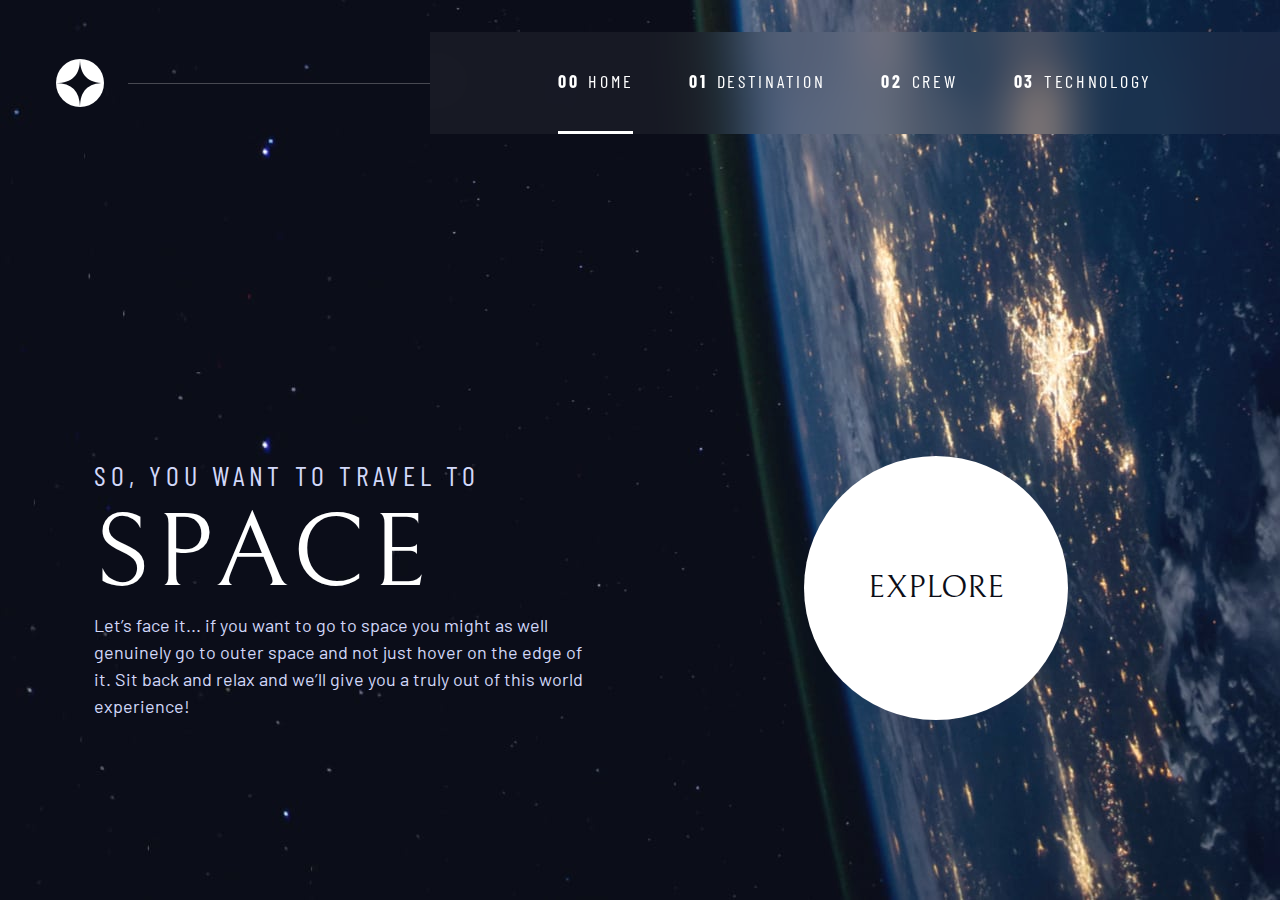
<file: index.html>
<!DOCTYPE html>
<html lang="en">
  <head>
    <meta charset="UTF-8">
    <meta http-equiv="X-UA-Compatible" content="IE=edge">
    <meta name="viewport" content="width=device-width, initial-scale=1.0">
    <!-- style sheets -->
    <link rel="stylesheet" href="index.css">
    <!-- Google fonts -->
    <link rel="preconnect" href="https://fonts.googleapis.com">
    <link rel="preconnect" href="https://fonts.gstatic.com" crossorigin>
    <link href="https://fonts.googleapis.com/css2?family=Barlow+Condensed:wght@400;700&family=Bellefair&family=Barlow:wght@400;700&display=swap"
      rel="stylesheet">
    <!-- fav icon -->
    <link rel="icon" type="image/png" sizes="32x32" href="./assets/favicon-32x32.png">
    <!-- javascript -->
    <script src="index.js" defer></script>

    <title>Space</title>
  </head>
  <body class="home">
  
    <!-- navigation -->
    <header class="primary-header flex">
      <div>
        <img src="./assets/shared/logo.svg" alt="sapce tourism logo" class="logo">
      </div>
      <button class="mobile-nav-toggle" aria-controls="primary navigation"><span class="sr-only" aria-expanded="false">Menu</span></button>
      <nav>
          <ul id="primary-navigation" class="primary-navigation flex underline-indicators">
            <li class="active"><a class="uppercase text-white ff-sans-cond letter-spacing-2" href="index.html"><span>00</span>Home</a>
            <li><a class="uppercase text-white ff-sans-cond letter-spacing-2" href="destination.html"><span>01</span>Destination</a>
            <li><a class="uppercase text-white ff-sans-cond letter-spacing-2" href="crew.html"><span>02</span>Crew</a>
            <li><a class="uppercase text-white ff-sans-cond letter-spacing-2" href="technology.html"><span>03</span>Technology</a>
          </ul>
      </nav>
    </header>
    
    <!-- main content -->
    <div class="grid-container grid-container--home">
      <div> 
        <h1 class="text-accent fs-500 ff-sans-cond uppercase letter-spacing-1">
          So, you want to travel to <span class="d-block fs-900 text-white ff-serif uppercase">SPACE</span>
        </h1>
        <p class="text-accent">Let’s face it... if you want to go to space you might as well genuinely go to 
          outer space and not just hover on the edge of it. Sit back and relax 
          and we’ll give you a truly out of this world experience!
        </p>
      </div>
      <div>
        <!-- explore button -->
        <a href="#" class="large-button uppercase ff-serif fs-600 text-dark bg-white">Explore</a>
      </div>
    </div>

    
</body>
</html>
</file>
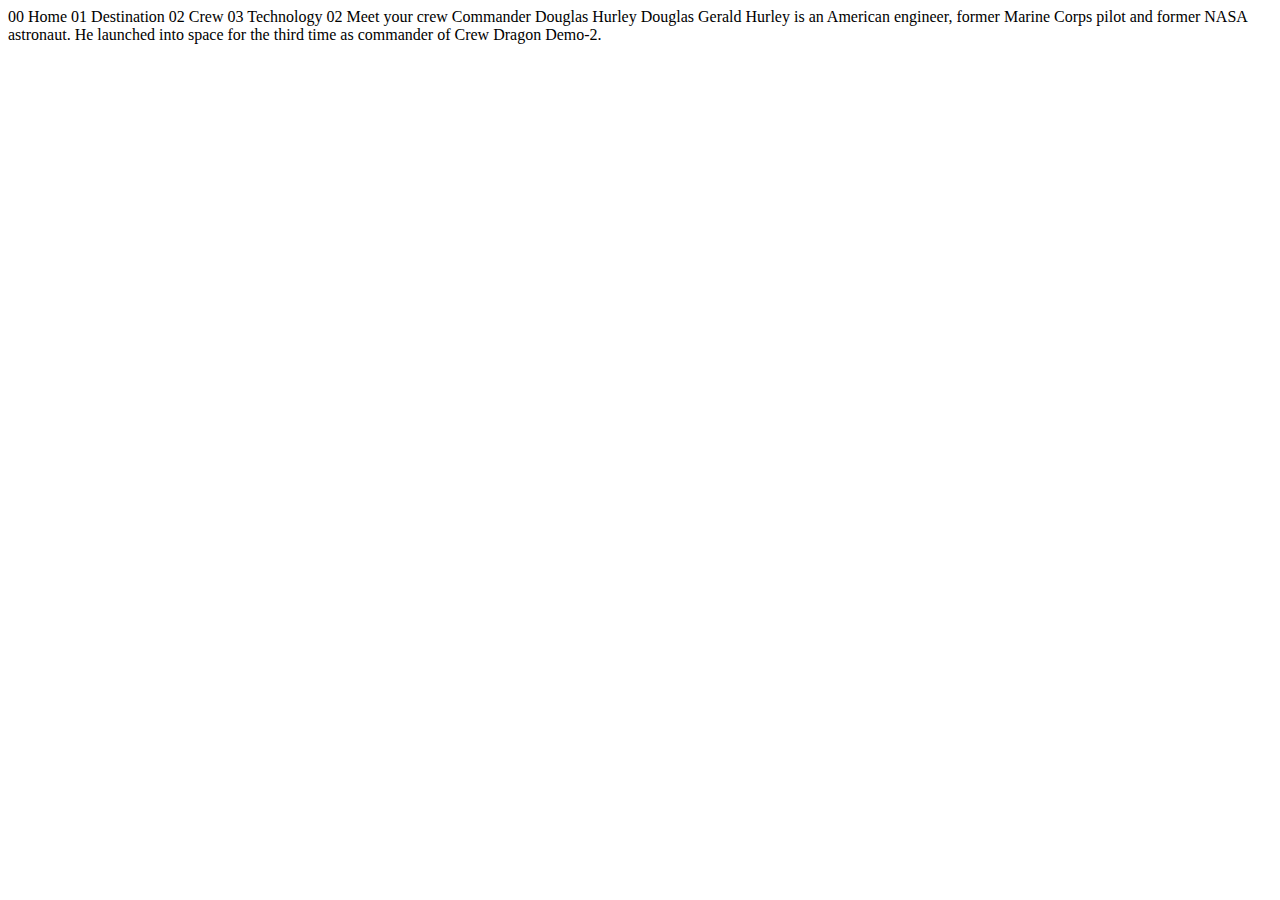
<file: starter-code/crew-commander.html>
<!DOCTYPE html>
<html lang="en">
<head>
  <meta charset="UTF-8">
  <meta name="viewport" content="width=device-width, initial-scale=1.0">

  <link rel="icon" type="image/png" sizes="32x32" href="./assets/favicon-32x32.png">
  
  <title>Frontend Mentor | Space tourism website</title>
</head>
<body>

  00 Home
  01 Destination
  02 Crew
  03 Technology

  02 Meet your crew

  Commander
  Douglas Hurley

  Douglas Gerald Hurley is an American engineer, former Marine Corps pilot 
  and former NASA astronaut. He launched into space for the third time as 
  commander of Crew Dragon Demo-2.
</body>
</html>
</file>
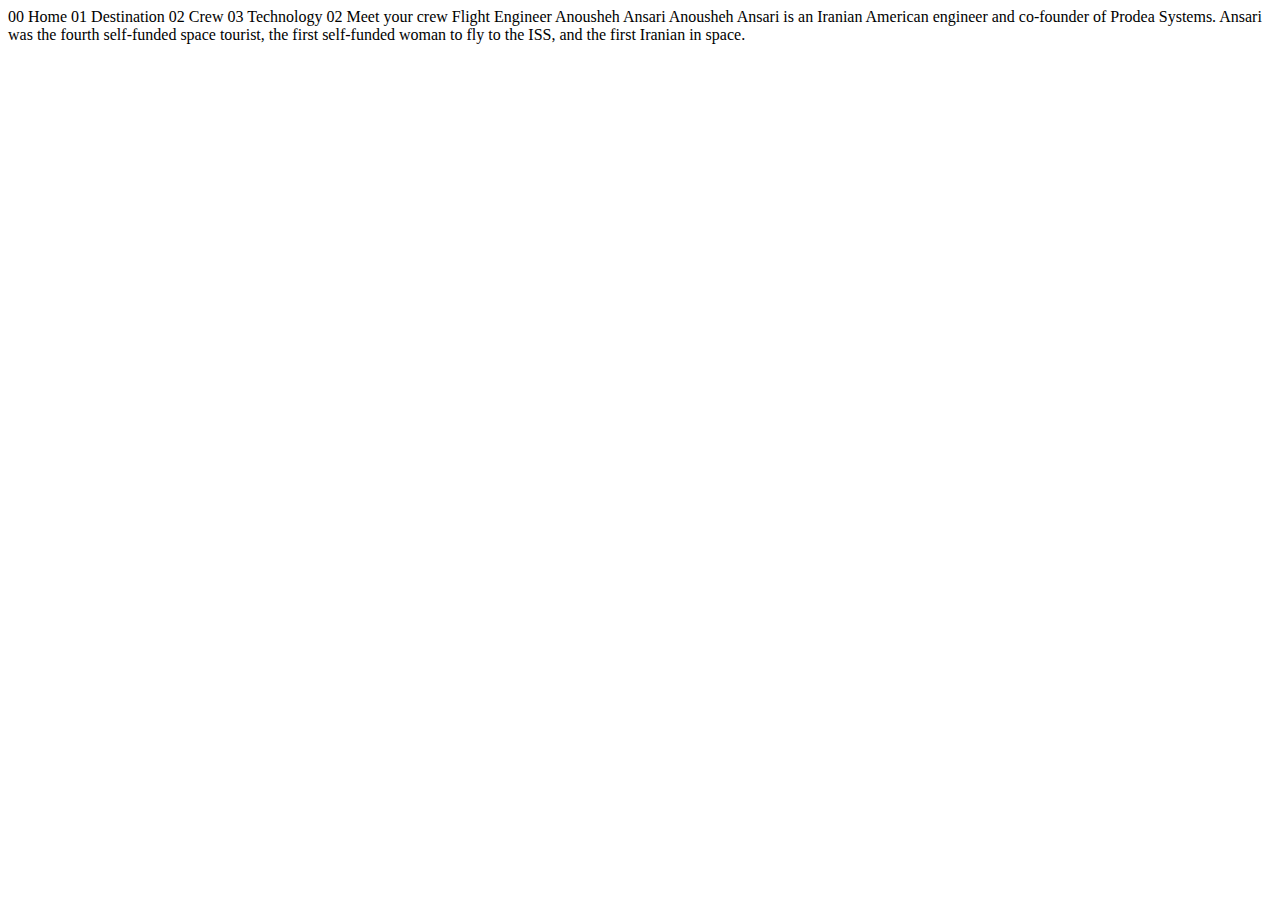
<file: starter-code/crew-engineer.html>
<!DOCTYPE html>
<html lang="en">
<head>
  <meta charset="UTF-8">
  <meta name="viewport" content="width=device-width, initial-scale=1.0">

  <link rel="icon" type="image/png" sizes="32x32" href="./assets/favicon-32x32.png">
  
  <title>Frontend Mentor | Space tourism website</title>
</head>
<body>

  00 Home
  01 Destination
  02 Crew
  03 Technology

  02 Meet your crew

  Flight Engineer
  Anousheh Ansari

  Anousheh Ansari is an Iranian American engineer and co-founder of Prodea Systems. 
  Ansari was the fourth self-funded space tourist, the first self-funded woman to 
  fly to the ISS, and the first Iranian in space. 
</body>
</html>
</file>
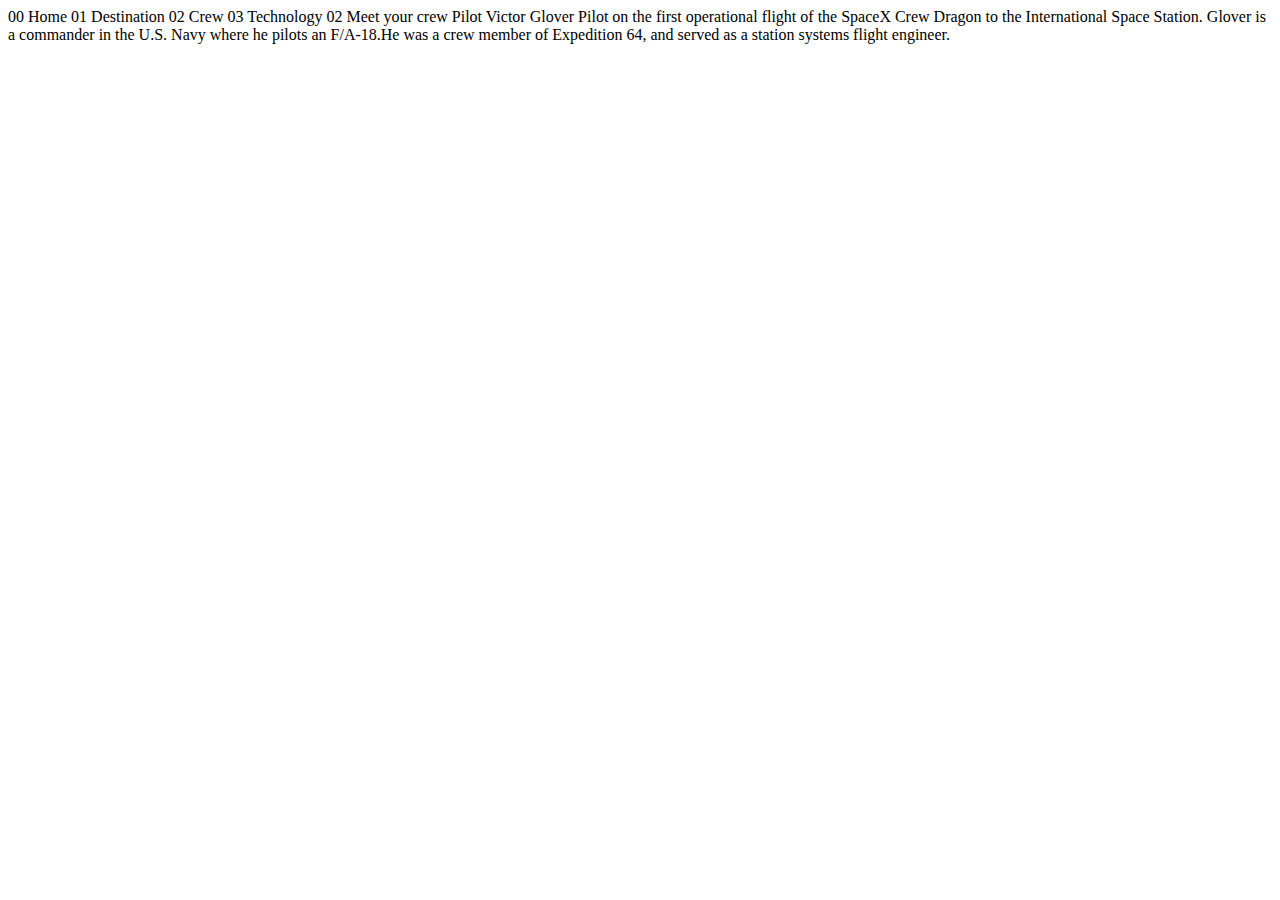
<file: starter-code/crew-pilot.html>
<!DOCTYPE html>
<html lang="en">
<head>
  <meta charset="UTF-8">
  <meta name="viewport" content="width=device-width, initial-scale=1.0">

  <link rel="icon" type="image/png" sizes="32x32" href="./assets/favicon-32x32.png">
  
  <title>Frontend Mentor | Space tourism website</title>
</head>
<body>

  00 Home
  01 Destination
  02 Crew
  03 Technology

  02 Meet your crew

  Pilot
  Victor Glover

  Pilot on the first operational flight of the SpaceX Crew Dragon to the 
  International Space Station. Glover is a commander in the U.S. Navy where 
  he pilots an F/A-18.He was a crew member of Expedition 64, and served as a 
  station systems flight engineer. 
</body>
</html>
</file>
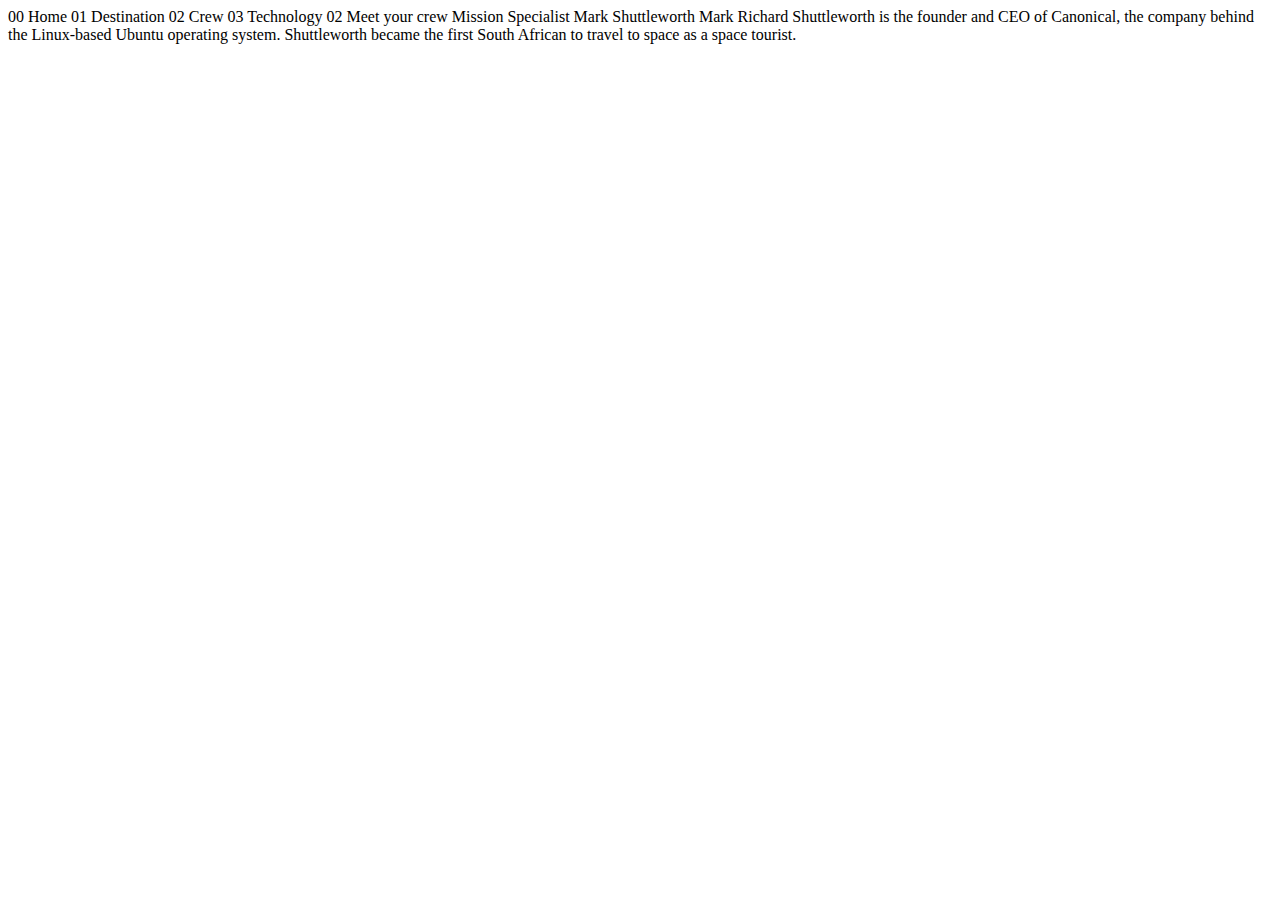
<file: starter-code/crew-specialist.html>
<!DOCTYPE html>
<html lang="en">
<head>
  <meta charset="UTF-8">
  <meta name="viewport" content="width=device-width, initial-scale=1.0">

  <link rel="icon" type="image/png" sizes="32x32" href="./assets/favicon-32x32.png">
  
  <title>Frontend Mentor | Space tourism website</title>
</head>
<body>

  00 Home
  01 Destination
  02 Crew
  03 Technology

  02 Meet your crew

  Mission Specialist
  Mark Shuttleworth

  Mark Richard Shuttleworth is the founder and CEO of Canonical, the company behind 
  the Linux-based Ubuntu operating system. Shuttleworth became the first South 
  African to travel to space as a space tourist.
</body>
</html>
</file>
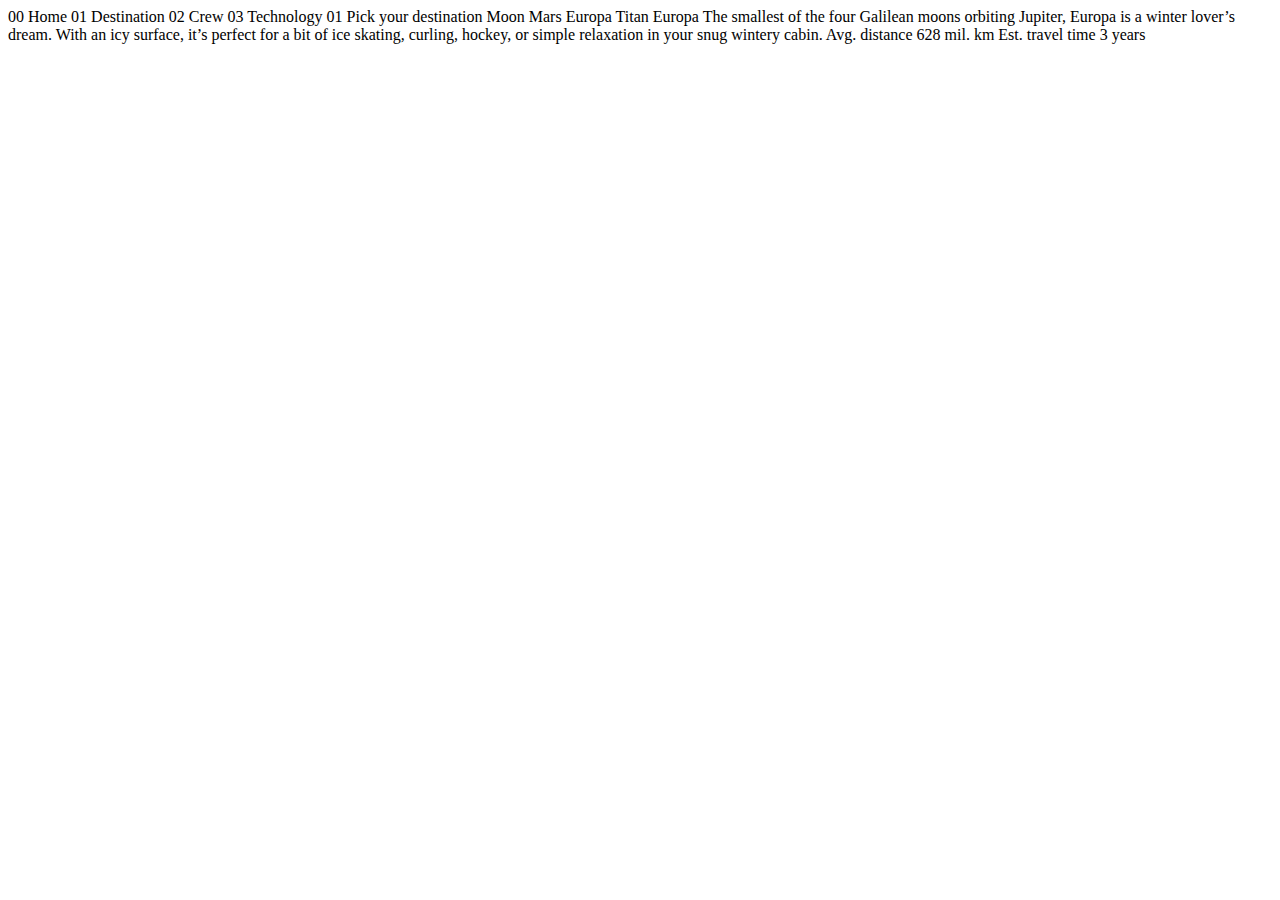
<file: starter-code/destination-europa.html>
<!DOCTYPE html>
<html lang="en">
<head>
  <meta charset="UTF-8">
  <meta name="viewport" content="width=device-width, initial-scale=1.0">

  <link rel="icon" type="image/png" sizes="32x32" href="./assets/favicon-32x32.png">
  
  <title>Frontend Mentor | Space tourism website</title>
</head>
<body>

  00 Home
  01 Destination
  02 Crew
  03 Technology

  01 Pick your destination

  Moon
  Mars
  Europa
  Titan

  Europa

  The smallest of the four Galilean moons orbiting Jupiter, Europa is a 
  winter lover’s dream. With an icy surface, it’s perfect for a bit of 
  ice skating, curling, hockey, or simple relaxation in your snug 
  wintery cabin.

  Avg. distance
  628 mil. km

  Est. travel time
  3 years
</body>
</html>
</file>
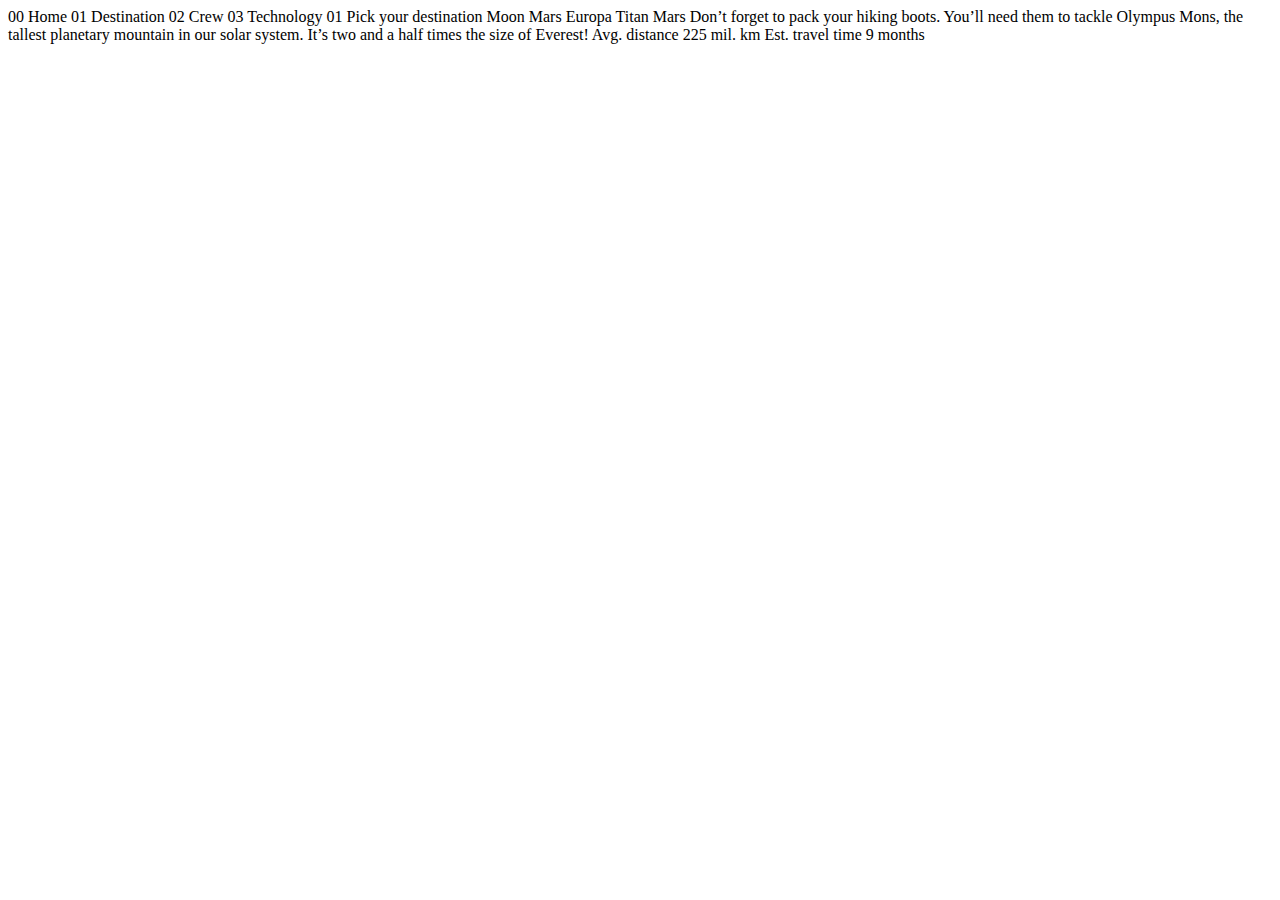
<file: starter-code/destination-mars.html>
<!DOCTYPE html>
<html lang="en">
<head>
  <meta charset="UTF-8">
  <meta name="viewport" content="width=device-width, initial-scale=1.0">

  <link rel="icon" type="image/png" sizes="32x32" href="./assets/favicon-32x32.png">
  
  <title>Frontend Mentor | Space tourism website</title>
</head>
<body>

  00 Home
  01 Destination
  02 Crew
  03 Technology

  01 Pick your destination

  Moon
  Mars
  Europa
  Titan

  Mars

  Don’t forget to pack your hiking boots. You’ll need them to tackle Olympus Mons, 
  the tallest planetary mountain in our solar system. It’s two and a half times 
  the size of Everest!

  Avg. distance
  225 mil. km

  Est. travel time
  9 months
</body>
</html>
</file>
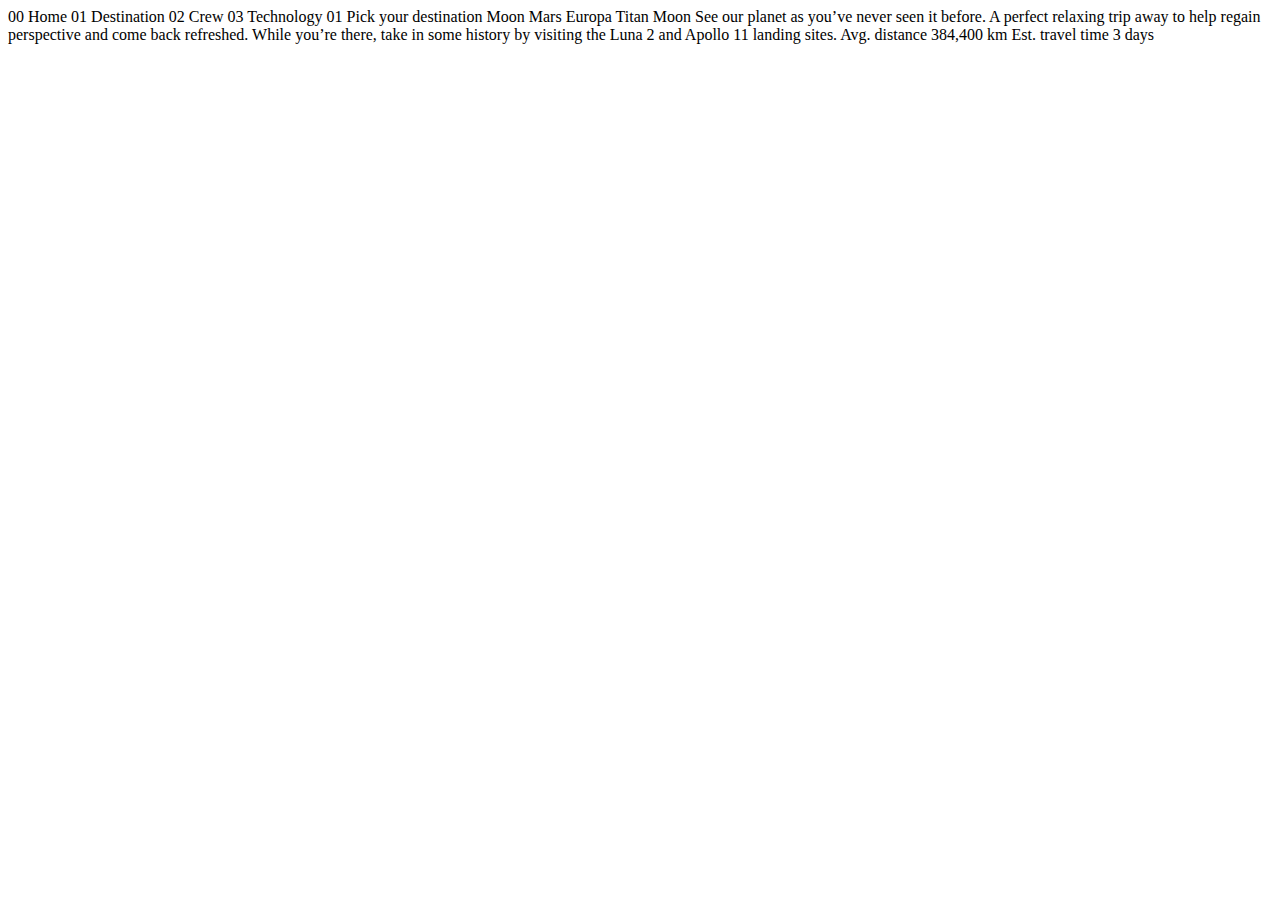
<file: starter-code/destination-moon.html>
<!DOCTYPE html>
<html lang="en">
<head>
  <meta charset="UTF-8">
  <meta name="viewport" content="width=device-width, initial-scale=1.0">

  <link rel="icon" type="image/png" sizes="32x32" href="./assets/favicon-32x32.png">
  
  <title>Frontend Mentor | Space tourism website</title>
</head>
<body>

  00 Home
  01 Destination
  02 Crew
  03 Technology

  01 Pick your destination

  Moon
  Mars
  Europa
  Titan

  Moon

  See our planet as you’ve never seen it before. A perfect relaxing trip away to help 
  regain perspective and come back refreshed. While you’re there, take in some history 
  by visiting the Luna 2 and Apollo 11 landing sites.

  Avg. distance
  384,400 km

  Est. travel time
  3 days
</body>
</html>
</file>
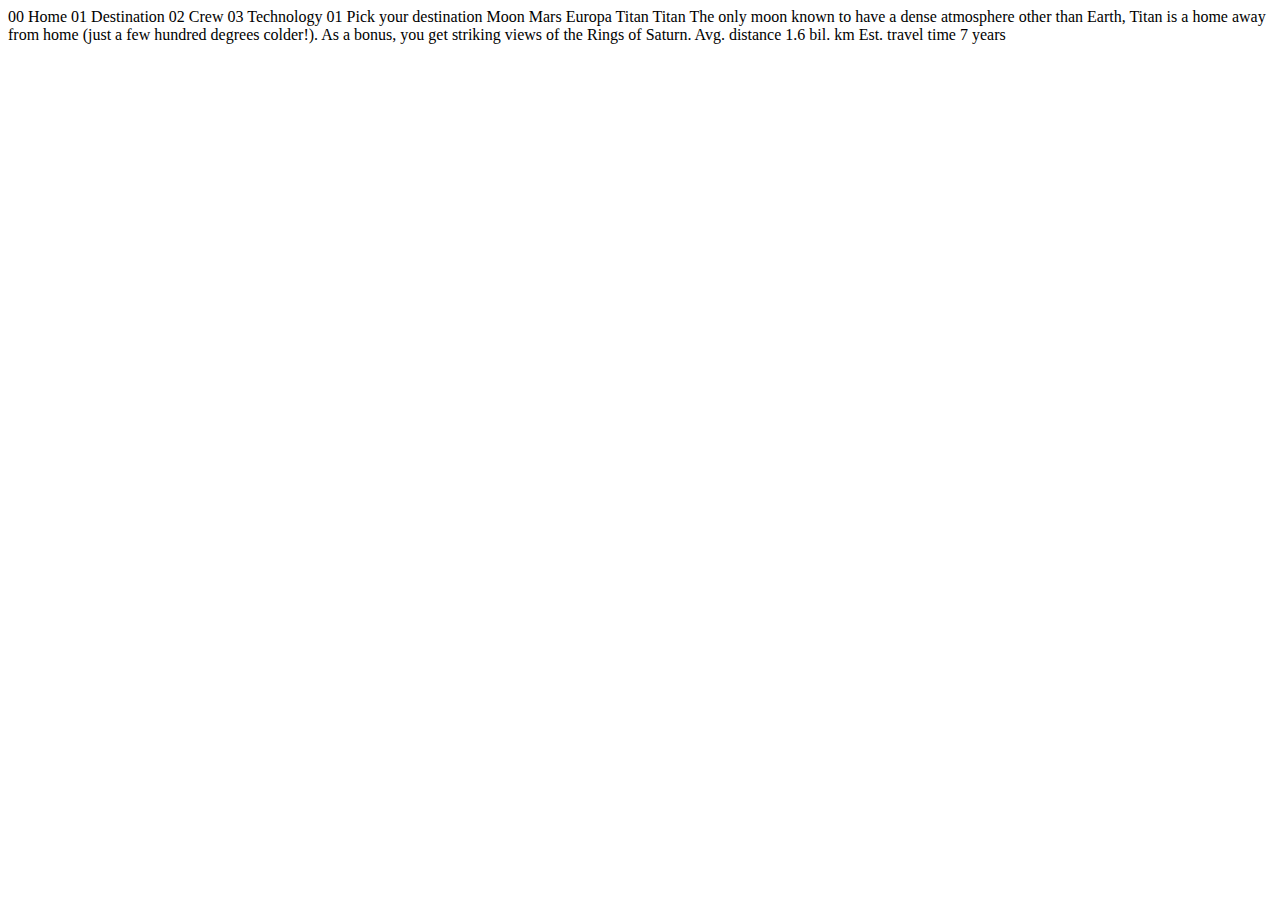
<file: starter-code/destination-titan.html>
<!DOCTYPE html>
<html lang="en">
<head>
  <meta charset="UTF-8">
  <meta name="viewport" content="width=device-width, initial-scale=1.0">

  <link rel="icon" type="image/png" sizes="32x32" href="./assets/favicon-32x32.png">
  
  <title>Frontend Mentor | Space tourism website</title>
</head>
<body>

  00 Home
  01 Destination
  02 Crew
  03 Technology

  01 Pick your destination

  Moon
  Mars
  Europa
  Titan

  Titan

  The only moon known to have a dense atmosphere other than Earth, Titan 
  is a home away from home (just a few hundred degrees colder!). As a 
  bonus, you get striking views of the Rings of Saturn.

  Avg. distance
  1.6 bil. km

  Est. travel time
  7 years
</body>
</html>
</file>
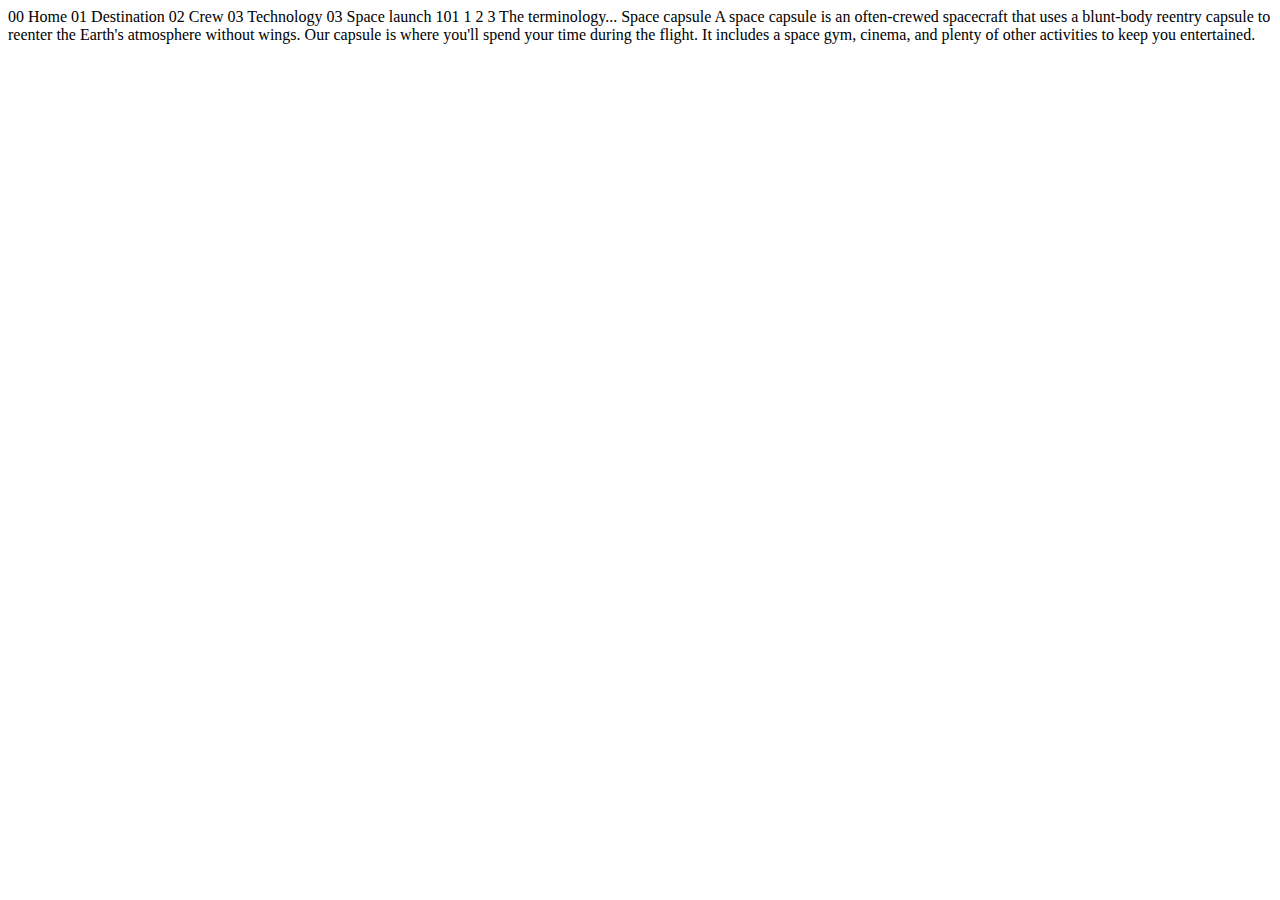
<file: starter-code/technology-capsule.html>
<!DOCTYPE html>
<html lang="en">
<head>
  <meta charset="UTF-8">
  <meta name="viewport" content="width=device-width, initial-scale=1.0">

  <link rel="icon" type="image/png" sizes="32x32" href="./assets/favicon-32x32.png">
  
  <title>Frontend Mentor | Space tourism website</title>
</head>
<body>

  00 Home
  01 Destination
  02 Crew
  03 Technology

  03 Space launch 101

  1
  2
  3

  The terminology...
  Space capsule

  A space capsule is an often-crewed spacecraft that uses a blunt-body reentry 
  capsule to reenter the Earth's atmosphere without wings. Our capsule is where 
  you'll spend your time during the flight. It includes a space gym, cinema, 
  and plenty of other activities to keep you entertained.
</body>
</html>
</file>
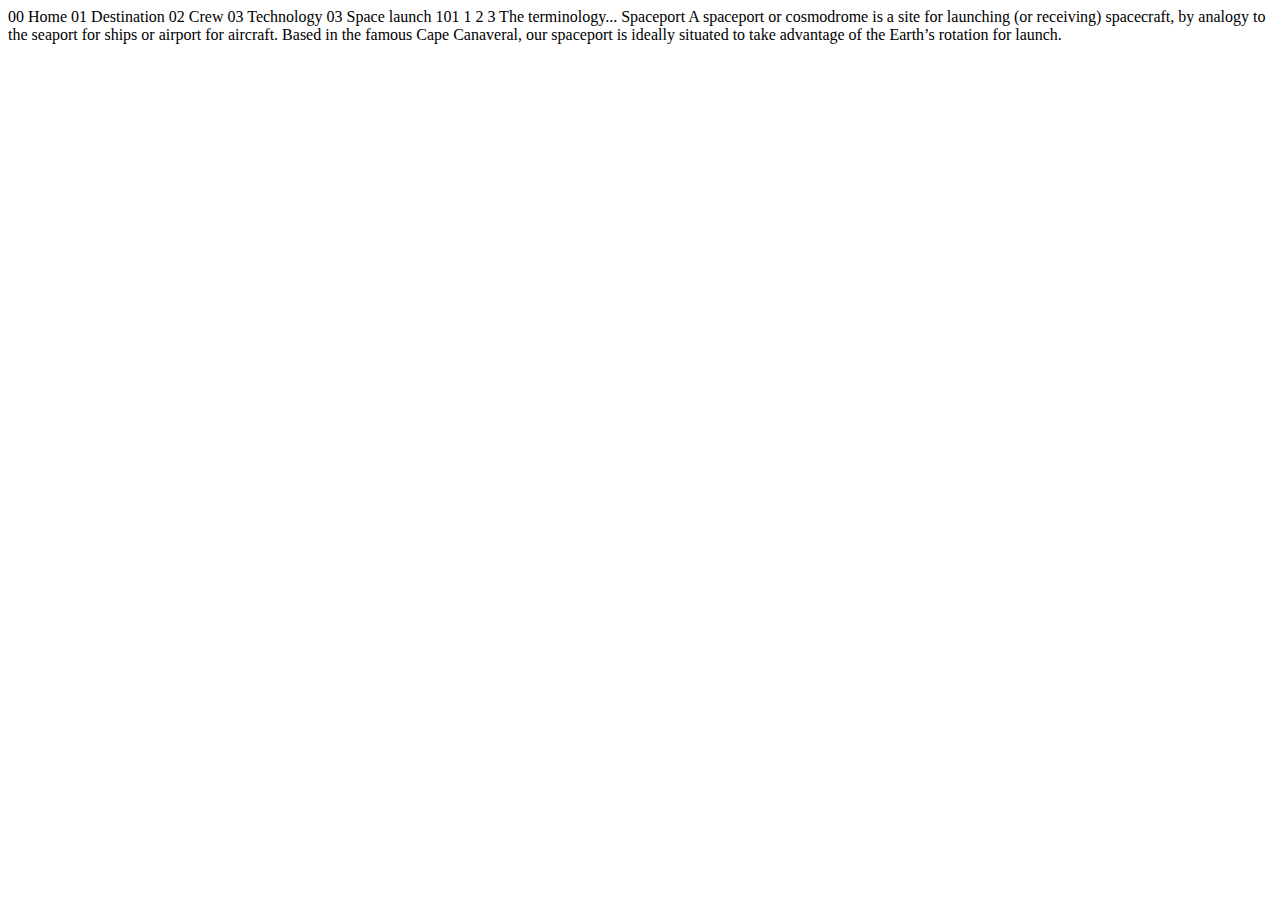
<file: starter-code/technology-spaceport.html>
<!DOCTYPE html>
<html lang="en">
<head>
  <meta charset="UTF-8">
  <meta name="viewport" content="width=device-width, initial-scale=1.0">

  <link rel="icon" type="image/png" sizes="32x32" href="./assets/favicon-32x32.png">
  
  <title>Frontend Mentor | Space tourism website</title>
</head>
<body>

  00 Home
  01 Destination
  02 Crew
  03 Technology

  03 Space launch 101

  1
  2
  3

  The terminology...
  Spaceport

  A spaceport or cosmodrome is a site for launching (or receiving) spacecraft, 
  by analogy to the seaport for ships or airport for aircraft. Based in the 
  famous Cape Canaveral, our spaceport is ideally situated to take advantage 
  of the Earth’s rotation for launch.
</body>
</html>
</file>
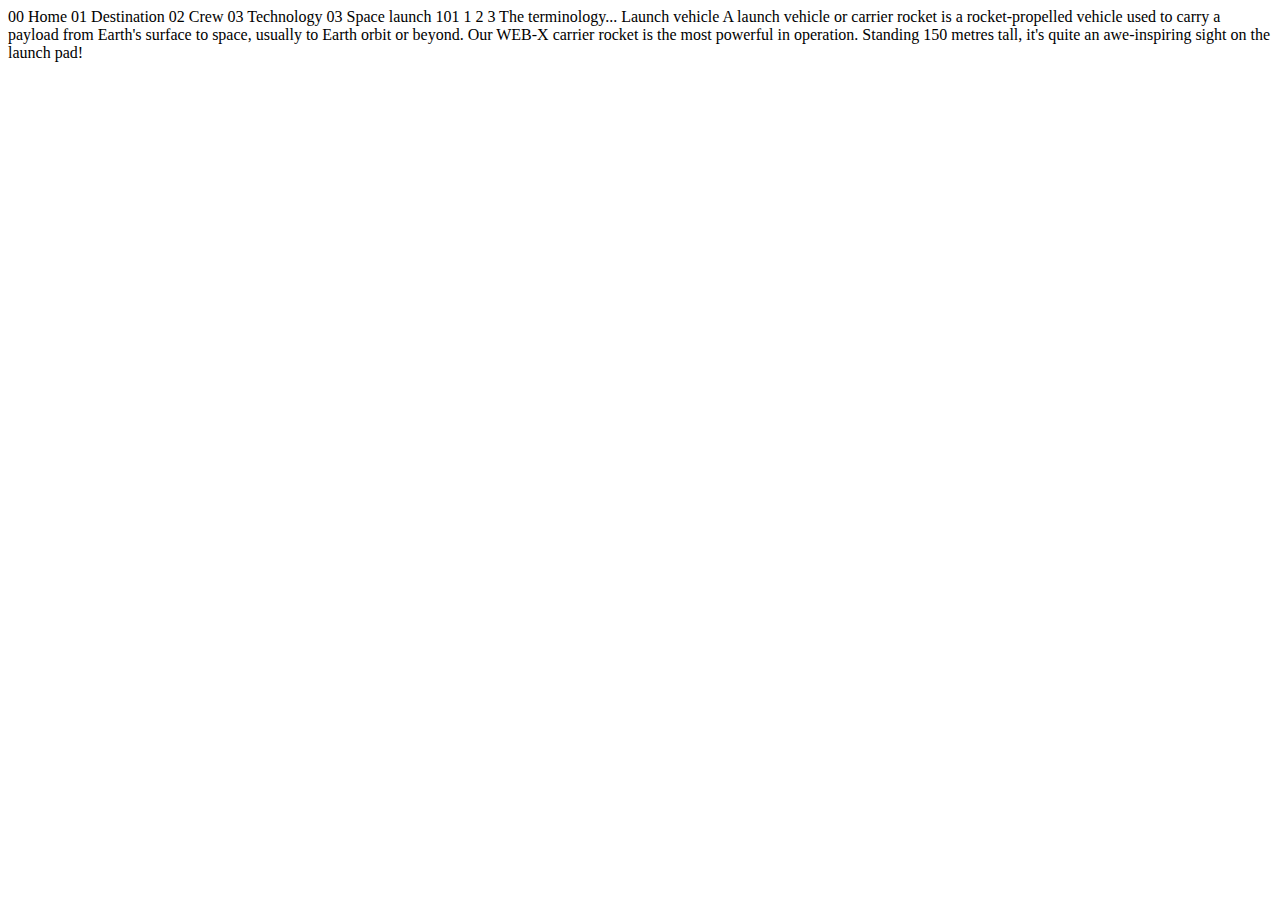
<file: starter-code/technology-vehicle.html>
<!DOCTYPE html>
<html lang="en">
<head>
  <meta charset="UTF-8">
  <meta name="viewport" content="width=device-width, initial-scale=1.0">

  <link rel="icon" type="image/png" sizes="32x32" href="./assets/favicon-32x32.png">
  
  <title>Frontend Mentor | Space tourism website</title>
</head>
<body>

  00 Home
  01 Destination
  02 Crew
  03 Technology

  03 Space launch 101

  1
  2
  3

  The terminology...
  Launch vehicle

  A launch vehicle or carrier rocket is a rocket-propelled vehicle used to carry a 
  payload from Earth's surface to space, usually to Earth orbit or beyond. Our 
  WEB-X carrier rocket is the most powerful in operation. Standing 150 metres tall, 
  it's quite an awe-inspiring sight on the launch pad!
</body>
</html>
</file>
<file: index.css>
/* CUSTOM PROPERTIES ------------------------------------------- */
:root {
  /* color parameters */
  --clr-dark: 230 35% 7%;
  --clr-light: 231 77% 90%;
  --clr-white: 0 0% 100%;

  /* font sizes */
  --fs-900: clamp(5rem, 7vw + 1rem,9.375rem);
  --fs-800: 6.25rem;
  --fs-700: 3.5rem;
  --fs-600: 2rem;
  --fs-500: 1.75rem;
  --fs-400: 1.125rem;
  --fs-300: 1rem;
  --fs-200: 0.875rem;

  /* font-families */
  --ff-serif: "Bellefair", serif;
  --ff-sans-cond: "Barlow Condensed", sans-serif;
  --ff-sans-normal: "Barlow", sans-serif;
}

@media (min-width: 35em) { /* MOBILE.  35em = 560px.  use em instead of rem b/c safari can have issues with rem */
  :root {
    --fs-800: 5rem;
    --fs-700: 2.5rem;
    --fs-600: 1.5rem;
    --fs-400: 1rem;
  }
}

@media (min-width: 45em) { /* Tablets.  Use em instead of rem b/c safari can have issues with rem */
  :root {
    --fs-800: 6.25rem;
    --fs-700: 3.5rem;
    --fs-600: 2rem;
    --fs-400: 1.125rem;
  }
}

/* RESETS ------------------------------------------- */
/* https://piccalil.li/blog/a-modern-css-reset/ is a good resource for this */

/* box-sizing */
*,
*::before,
*::after {
  box-sizing: border-box;
}

/* margins */
body,
h1,
h2,
h3,
h4,
h5,
p,
figure,
picture {
  margin: 0;
}

/* we are not using a bolded google font, so best to take off any default bolding */
h1,
h2,
h3,
h4,
h5,
h6,
p {
  font-weight: 400;
}

/* set up body */
body {
  font-family: var(--ff-sans-normal);
  font-size: var(--fs-400);
  background-color: hsl(var(--clr-dark));
  color: hsl(var(--clr-white));
  line-height: 1.5; /* default line-height is 1.4 */
  min-height: 100vh;
  display: grid;
  grid-template-rows: min-content 1fr;
  overflow-x: hidden;
}

/* make images easier to work with */
img,
picture {
  max-width: 100%;
  display: block; /* helps with spacing */
}

/* make form elements easier to work with */
input,
button,
textarea,
select {
  /* by default fonts are inherited everywhere, except for form elements... */
  font: inherit;
}

/* remove animations for ppl who turn them off */
@media (prefers-reduced-motion: reduce) {
  *,
  *::before,
  *::after {
    animation-duration: 0.01ms !important;
    animation-iteration-count: 1 !important;
    transition-duration: 0.01ms !important;
    scroll-behavior: auto !important;
  }
}

/* UTILITY CLASSES ------------------------------------------- */

.flex {
  display: flex;
  gap: var(--gap, 1rem);
}

.grid {
  display: grid;
  gap: var(--gap, 1rem);
}

.d-block { /* display block elements will not allow anything else to overflow onto their line */
  display: block;
}

.flow > *:where(:not(:first-child)) {
  /* select anything with a sibling before it */
  margin-top: var(--flow-space, 1rem); /* default to 1rem if --flow-space is not set */
  /* outline: 1px solid red; */
}

.container {
  padding-inline: 2em; /* -inline is for left and right only */
  margin-inline: auto;
  max-width: 80rem;
}

.grid-container {
  display: grid;
  text-align: center;
  place-items: center;
  padding: 0 1rem;
}

.grid-container * {
  max-width: 50ch;
}

@media (min-width: 45em) {
  .grid-container {
    grid-template-columns: minmax(1rem, 1fr) minmax(0, 40rem) minmax(0, 40rem) minmax(1rem, 1fr);
    column-gap: var(--container-gap, 2rem);
    text-align: left;
  }
  
  .grid-container > *:first-child {
    grid-column: 2;
  }
  
  .grid-container > *:last-child {
    grid-column: 3;
  }

  .grid-container--home {
    padding-bottom: max(6rem, 20vh);
    align-items: end;
  }
}


/* screen reader only */
.sr-only {
  position: absolute;
  width: 1px;
  height: 1px;
  padding: 0;
  margin: -1px;
  overflow: hidden;
  clip: rect(0, 0, 0, 0);
  white-space: nowrap; /* added line */
  border: 0;
}

/* colors */
.bg-dark {
  background-color: hsl(var(--clr-dark));
}
.bg-accent {
  background-color: hsl(var(--clr-light));
}
.bg-white {
  background-color: hsl(var(--clr-white));
}

.text-dark {
  color: hsl(var(--clr-dark));
}
.text-accent {
  color: hsl(var(--clr-light));
}
.text-white {
  color: hsl(var(--clr-white));
}

/* typography */
.ff-serif {
  font-family: var(--ff-serif);
}
.ff-sans-cond {
  font-family: var(--ff-sans-cond);
}
.ff-sans-normal {
  font-family: var(--ff-sans-normal);
}

.letter-spacing-1 {
  letter-spacing: 4.75px;
}
.letter-spacing-2 {
  letter-spacing: 2.7px;
}
.letter-spacing-3 {
  letter-spacing: 2.35px;
}

.uppercase {
  text-transform: uppercase;
}

.fs-900 {
  font-size: var(--fs-900);
}
.fs-800 {
  font-size: var(--fs-800);
}
.fs-700 {
  font-size: var(--fs-700);
}
.fs-600 {
  font-size: var(--fs-600);
}
.fs-500 {
  font-size: var(--fs-500);
}
.fs-400 {
  font-size: var(--fs-400);
}
.fs-300 {
  font-size: var(--fs-300);
}
.fs-200 {
  font-size: var(--fs-200);
}

.fs-900,
.fs-800,
.fs-700,
.fs-600 {
  line-height: 1.1;
}

.numbered-title {
  letter-spacing: 4.72px;
  text-transform: uppercase;
  font-family: var(--ff-sans-cond);
  font-size: var(--fs-500);
}

.numbered-title span {
  margin-right: 0.5em;
  color: hsl(var(--clr-white) / 25%);
  font-weight: bold;
}

/* COMPONENTS ------------------------------------------- */

.large-button {
  position: relative;
  display: inline-grid; /* prevents button from overlapping other content */
  z-index: 1;
  place-items: center; /* short hand for align-items and justify-content */
  padding: 0 2em;
  aspect-ratio: 1;
  border-radius: 50%; /* 50% for perfect circle */
  text-decoration: none;
  font-size: 2rem;
}

.large-button::after {
  content: ""; /* critical for pseudo elements */
  position: absolute;
  z-index: -1;
  background: hsl(var(--clr-white) / 15%);
  width: 100%;
  height: 100%;
  border-radius: 50%;
  opacity: 0;
  transition: opacity 0.35s linear, transform 0.35s ease-in-out;
}

.large-button:hover::after,
.large-button:focus::after {
  opacity: 1;
  transform: scale(1.5);
}

/* Primary Header */

.logo {
  margin: 1.5rem clamp(1.5rem, 5vw, 3.5rem);
}

.primary-header {
  justify-content: space-between;
  align-items: center;
}

.primary-navigation {
  --gap: clamp(1.5rem, 7vw, 3.5rem);
  list-style: none;
  margin: 0;
  --underline-gap: 2em;
  background: hsl(var(--clr-dark) / 0.9);
}

.primary-navigation a {
  text-decoration: none;
}

.primary-navigation a > span {
  margin-right: 0.5em;
  font-weight: 700;
}

/* add nav blur affect if browser supports it */
/* need to put the value in the blur function for this to work... */
@supports (backdrop-filter: blur(1.5rem)) {
  .primary-navigation {
    background: hsl( var(--clr-white) / 0.05);
    backdrop-filter: blur(1.5rem);
  }
}

/* menu button not visible unless in mobile mode */
.mobile-nav-toggle {
  display: none;
}

/* mobile */
@media (max-width: 35rem) {
  .primary-navigation {
    --underline-gap: 0.5rem;
    position: fixed;
    z-index: 1000;
    inset: 0 0 0 40%; /* shorthand for top left bottom right */
    list-style: none;
    padding: min(20rem, 15vh) 2rem;
    margin: 0;
    flex-direction: column;
    transform: translateX(100%);
    transition: transform 500ms ease-in-out;
  }

  .primary-navigation.open {
    transform: translateX(0);
  }

  .primary-navigation.underline-indicators > .active {
    border: 0;
  }

  .mobile-nav-toggle {
    display: block;
    position: fixed;
    z-index: 2000;
    right: 1rem;
    top: 2rem;
    background: transparent;
    background-image: url(./assets/shared/icon-hamburger.svg);
    background-repeat: no-repeat;
    background-position: center;
    width: 1.5rem;
    aspect-ratio: 1;
    border: 0;
    cursor: pointer;
  }

  /* styling of button if nav menu is open */
  .mobile-nav-toggle[aria-expanded='true'] {
    background-image: url(./assets/shared/icon-close.svg);
  }
}

@media (min-width: 35em) {
  .primary-navigation {
    padding-inline: clamp(3rem, 10vw, 8rem);
  }
}

/* tablets */
@media (min-width: 35em) and (max-width: 44.999em) {
  .primary-navigation a > span {
    display: none;
  }
}

@media (min-width: 45em) {
  .primary-navigation {
    margin-block: 2rem;
  }

  .primary-header::after {
    content: '';
    display: block;
    position: relative;
    height: 1px;
    background: hsl(var(--clr-white) / 0.25);
    width: 110%;
    order: 1;
    margin-right: -3rem;
  }

  nav {
    order: 2;
  }
}

.underline-indicators > * {
  padding: var(--underline-gap, 1rem) 0;
  border: 0;
  border-bottom: 0.2rem solid hsl(var(--clr-white) / 0);
  cursor: pointer;
}

.underline-indicators > *:hover,
.underline-indicators > *:focus {
  border-color: hsl(var(--clr-white) / 0.5);
}

.underline-indicators > .active,
.underline-indicators > [aria-selected="true"] {
  border-color: hsl(var(--clr-white) / 1);
  color: hsl(var(--clr-white) / 1);
}

.tab-list {
  --gap: 2rem;
}

.dot-indicators > * {
  cursor: pointer;
  border: 0;
  border-radius: 50%;
  aspect-ratio: 1;
  padding: 0.5em;
  background-color: hsl(var(--clr-white) / 0.25);
}

.dot-indicators > *:hover,
.dot-indicators > *:focus {
  background-color: hsl(var(--clr-white) / 0.5);
}

.dot-indicators > .active,
.dot-indicators > [aria-selected="true"] {
  background-color: hsl(var(--clr-white) / 1);
}

.numbered-indicators > * {
  cursor: pointer;
  border: 1px solid hsl(var(--clr-white) / 0.5);
  border-radius: 50%;
  aspect-ratio: 1;
  max-width: 75px;
}

.numbered-indicators > *:hover,
.numbered-indicators > *:focus {
  border: 1px solid hsl(var(--clr-white) / 1);
}

.numbered-indicators > .active,
.numbered-indicators > [aria-selected="true"] {
  background-color: hsl(var(--clr-white) / 1);
  color: hsl(var(--clr-dark));
}

/* ---- PAGE SPECIFIC BACKGROUNDS ------------------------------------------ */

body {
  background-size: cover;
  background-position: bottom center;
}

/* Home */
.home {
  background-image: url(./assets/home/background-home-mobile.jpg);
}

@media (min-width: 35rem) {
  .home {
    background-position: center center;
    background-image: url(./assets/home/background-home-tablet.jpg);
  }
}

@media (min-width: 45rem) {
  .home {
    background-image: url(./assets/home/background-home-desktop.jpg);
  }
}
</file>
